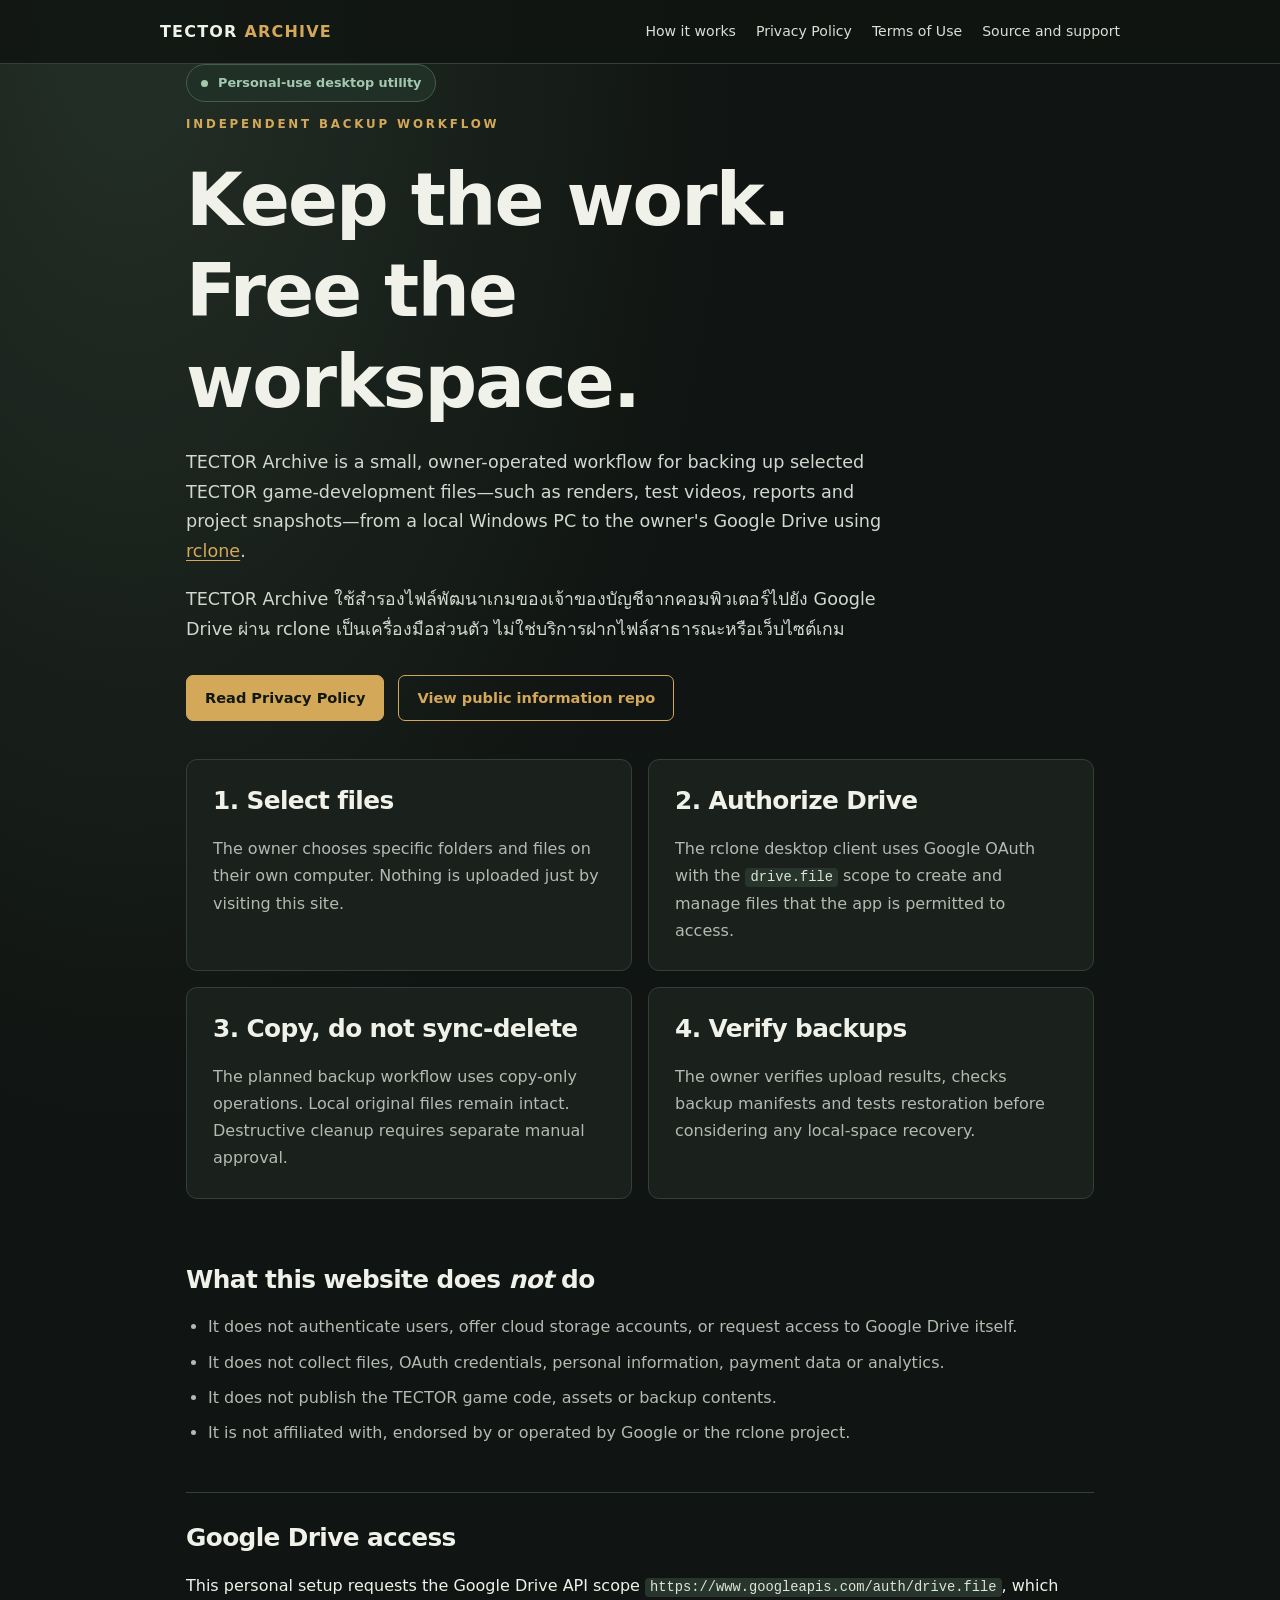
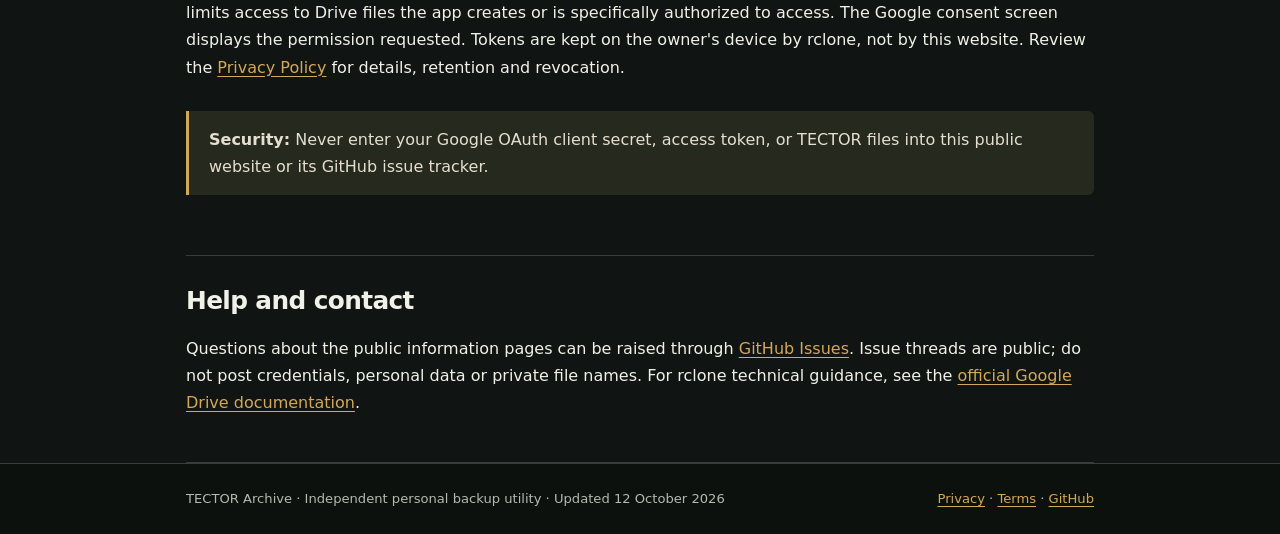
<file: index.html>
<!doctype html>
<html lang="en">
<head>
<meta charset="utf-8">
<meta name="viewport" content="width=device-width,initial-scale=1">
<meta name="description" content="TECTOR Archive is a personal desktop workflow for copying selected game-development files to the owner's Google Drive using rclone.">
<meta name="robots" content="index,follow">
<title>TECTOR Archive — Personal Google Drive Backup</title>
<link rel="canonical" href="https://afreedomlife.github.io/tector-archive/">
<link rel="stylesheet" href="style.css">
</head>
<body>
<header><div class="wrap head-inner"><a class="brand" href="./">TECTOR <span>ARCHIVE</span></a><nav aria-label="Main navigation"><a href="#how-it-works">How it works</a><a href="privacy.html">Privacy Policy</a><a href="terms.html">Terms of Use</a><a href="https://github.com/Afreedomlife/tector-archive" rel="noopener">Source and support</a></nav></div></header>
<main class="wrap">
<section class="intro">
<div class="status">Personal-use desktop utility</div>
<p class="eyebrow">Independent backup workflow</p>
<h1>Keep the work. Free the workspace.</h1>
<p class="lede">TECTOR Archive is a small, owner-operated workflow for backing up selected TECTOR game-development files—such as renders, test videos, reports and project snapshots—from a local Windows PC to the owner's Google Drive using <a href="https://rclone.org/" rel="noopener">rclone</a>.</p>
<p class="lede" lang="th">TECTOR Archive ใช้สำรองไฟล์พัฒนาเกมของเจ้าของบัญชีจากคอมพิวเตอร์ไปยัง Google Drive ผ่าน rclone เป็นเครื่องมือส่วนตัว ไม่ใช่บริการฝากไฟล์สาธารณะหรือเว็บไซต์เกม</p>
<div class="buttons"><a class="btn" href="privacy.html">Read Privacy Policy</a><a class="btn secondary" href="https://github.com/Afreedomlife/tector-archive" rel="noopener">View public information repo</a></div>
</section>
<div class="grid" id="how-it-works">
<div class="card"><h2>1. Select files</h2><p>The owner chooses specific folders and files on their own computer. Nothing is uploaded just by visiting this site.</p></div>
<div class="card"><h2>2. Authorize Drive</h2><p>The rclone desktop client uses Google OAuth with the <code>drive.file</code> scope to create and manage files that the app is permitted to access.</p></div>
<div class="card"><h2>3. Copy, do not sync-delete</h2><p>The planned backup workflow uses copy-only operations. Local original files remain intact. Destructive cleanup requires separate manual approval.</p></div>
<div class="card"><h2>4. Verify backups</h2><p>The owner verifies upload results, checks backup manifests and tests restoration before considering any local-space recovery.</p></div>
</div>
<section class="section">
<h2>What this website does <em>not</em> do</h2>
<ul>
<li>It does not authenticate users, offer cloud storage accounts, or request access to Google Drive itself.</li>
<li>It does not collect files, OAuth credentials, personal information, payment data or analytics.</li>
<li>It does not publish the TECTOR game code, assets or backup contents.</li>
<li>It is not affiliated with, endorsed by or operated by Google or the rclone project.</li>
</ul>
</section>
<section class="section">
<h2>Google Drive access</h2>
<p>This personal setup requests the Google Drive API scope <code>https://www.googleapis.com/auth/drive.file</code>, which limits access to Drive files the app creates or is specifically authorized to access. The Google consent screen displays the permission requested. Tokens are kept on the owner's device by rclone, not by this website. Review the <a href="privacy.html">Privacy Policy</a> for details, retention and revocation.</p>
<p class="note"><strong>Security:</strong> Never enter your Google OAuth client secret, access token, or TECTOR files into this public website or its GitHub issue tracker.</p>
</section>
<section class="section">
<h2>Help and contact</h2>
<p>Questions about the public information pages can be raised through <a href="https://github.com/Afreedomlife/tector-archive/issues" rel="noopener">GitHub Issues</a>. Issue threads are public; do not post credentials, personal data or private file names. For rclone technical guidance, see the <a href="https://rclone.org/drive/" rel="noopener">official Google Drive documentation</a>.</p>
</section>
</main>
<footer><div class="wrap foot"><span>TECTOR Archive · Independent personal backup utility · Updated 12 October 2026</span><span><a href="privacy.html">Privacy</a> · <a href="terms.html">Terms</a> · <a href="https://github.com/Afreedomlife/tector-archive" rel="noopener">GitHub</a></span></div></footer>
</body>
</html>
</file>
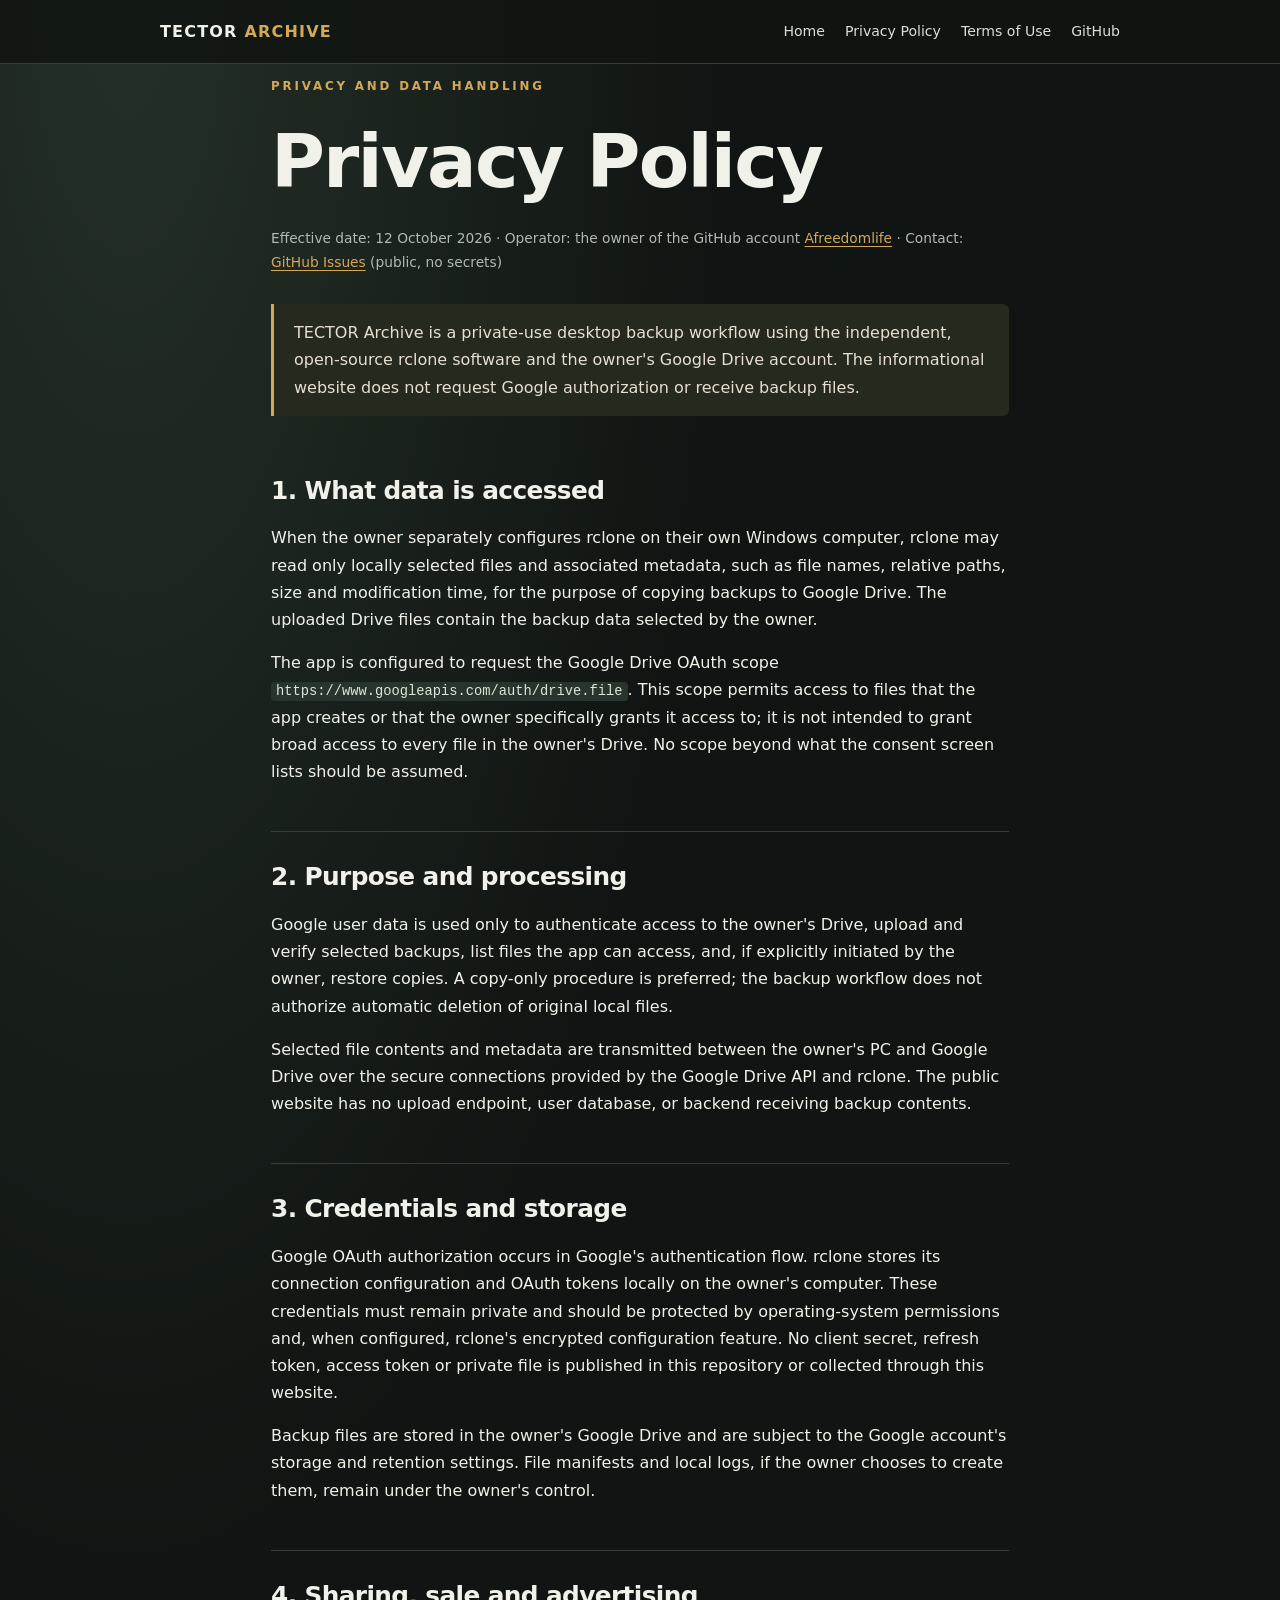
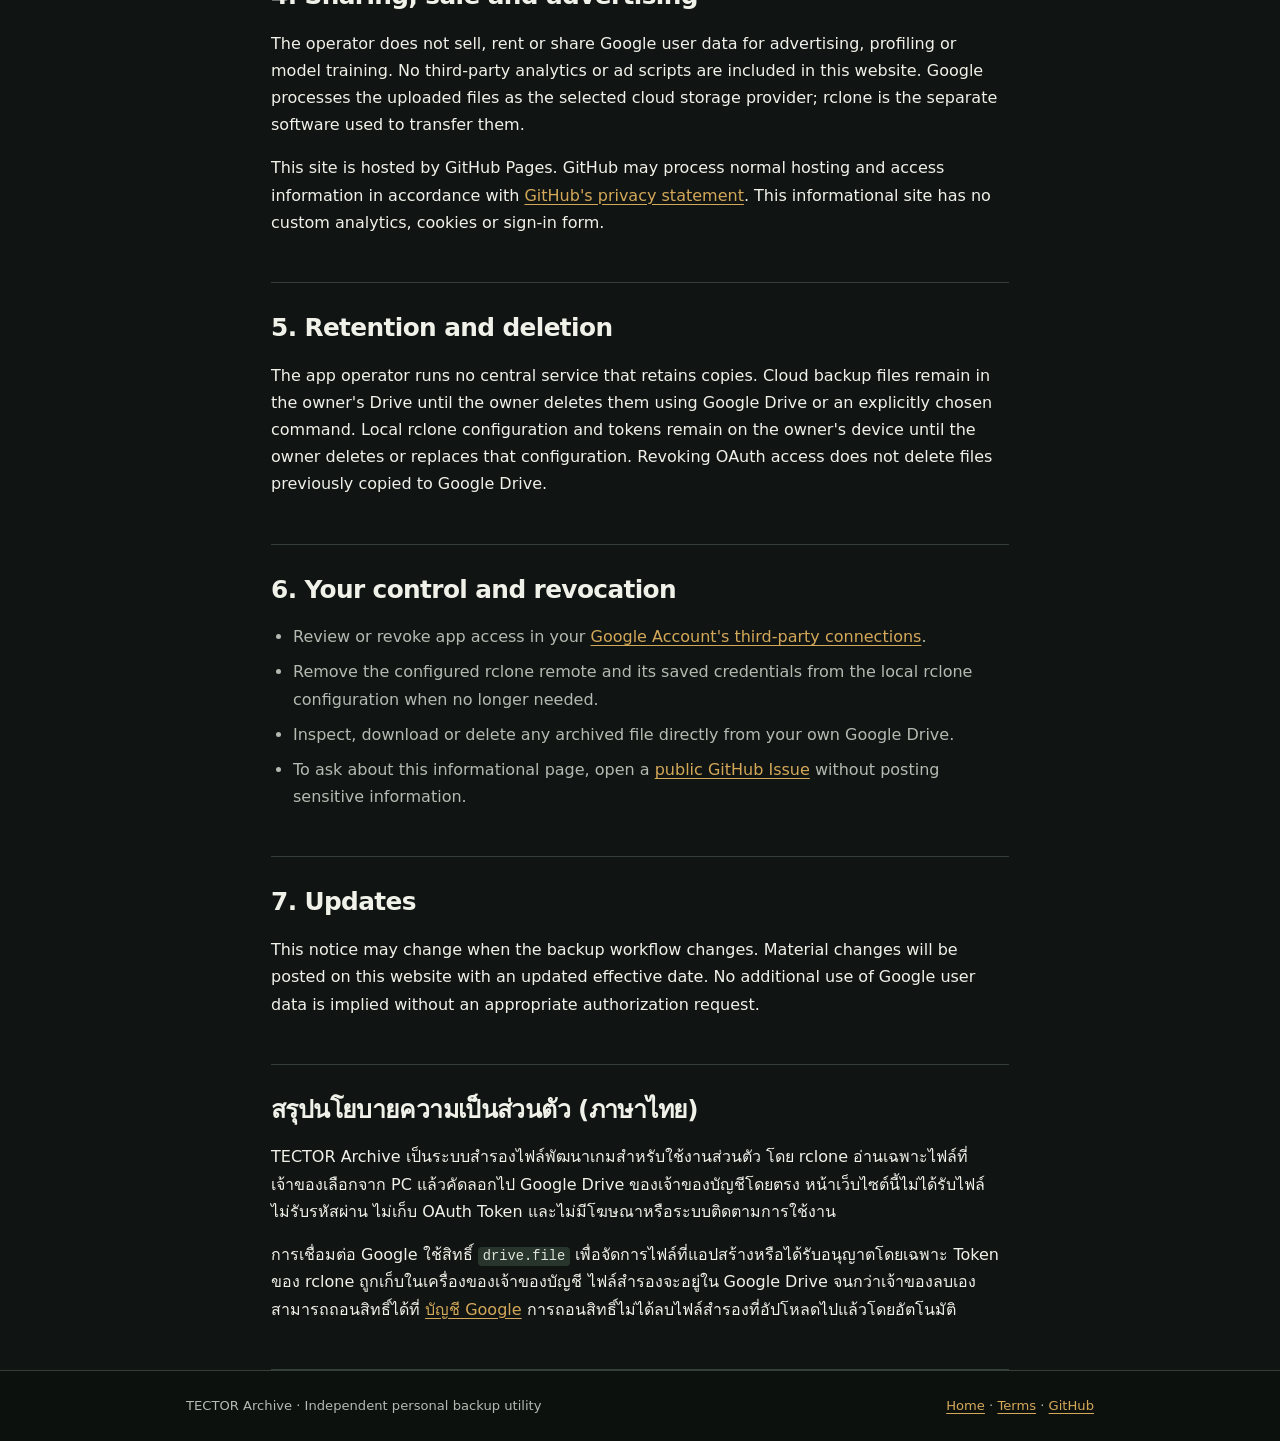
<file: privacy.html>
<!doctype html>
<html lang="en">
<head>
<meta charset="utf-8">
<meta name="viewport" content="width=device-width,initial-scale=1">
<meta name="description" content="Privacy Policy for the TECTOR Archive personal rclone and Google Drive backup workflow.">
<title>Privacy Policy — TECTOR Archive</title>
<link rel="canonical" href="https://afreedomlife.github.io/tector-archive/privacy.html">
<link rel="stylesheet" href="style.css">
</head>
<body>
<header><div class="wrap head-inner"><a class="brand" href="./">TECTOR <span>ARCHIVE</span></a><nav aria-label="Main navigation"><a href="./">Home</a><a href="privacy.html" aria-current="page">Privacy Policy</a><a href="terms.html">Terms of Use</a><a href="https://github.com/Afreedomlife/tector-archive" rel="noopener">GitHub</a></nav></div></header>
<main class="wrap textcol">
<p class="eyebrow">Privacy and data handling</p>
<h1>Privacy Policy</h1>
<p class="small">Effective date: 12 October 2026 · Operator: the owner of the GitHub account <a href="https://github.com/Afreedomlife" rel="noopener">Afreedomlife</a> · Contact: <a href="https://github.com/Afreedomlife/tector-archive/issues" rel="noopener">GitHub Issues</a> (public, no secrets)</p>
<div class="note">TECTOR Archive is a private-use desktop backup workflow using the independent, open-source rclone software and the owner's Google Drive account. The informational website does not request Google authorization or receive backup files.</div>
<section class="section"><h2>1. What data is accessed</h2>
<p>When the owner separately configures rclone on their own Windows computer, rclone may read only locally selected files and associated metadata, such as file names, relative paths, size and modification time, for the purpose of copying backups to Google Drive. The uploaded Drive files contain the backup data selected by the owner.</p>
<p>The app is configured to request the Google Drive OAuth scope <code>https://www.googleapis.com/auth/drive.file</code>. This scope permits access to files that the app creates or that the owner specifically grants it access to; it is not intended to grant broad access to every file in the owner's Drive. No scope beyond what the consent screen lists should be assumed.</p>
</section>
<section class="section"><h2>2. Purpose and processing</h2>
<p>Google user data is used only to authenticate access to the owner's Drive, upload and verify selected backups, list files the app can access, and, if explicitly initiated by the owner, restore copies. A copy-only procedure is preferred; the backup workflow does not authorize automatic deletion of original local files.</p>
<p>Selected file contents and metadata are transmitted between the owner's PC and Google Drive over the secure connections provided by the Google Drive API and rclone. The public website has no upload endpoint, user database, or backend receiving backup contents.</p>
</section>
<section class="section"><h2>3. Credentials and storage</h2>
<p>Google OAuth authorization occurs in Google's authentication flow. rclone stores its connection configuration and OAuth tokens locally on the owner's computer. These credentials must remain private and should be protected by operating-system permissions and, when configured, rclone's encrypted configuration feature. No client secret, refresh token, access token or private file is published in this repository or collected through this website.</p>
<p>Backup files are stored in the owner's Google Drive and are subject to the Google account's storage and retention settings. File manifests and local logs, if the owner chooses to create them, remain under the owner's control.</p>
</section>
<section class="section"><h2>4. Sharing, sale and advertising</h2>
<p>The operator does not sell, rent or share Google user data for advertising, profiling or model training. No third-party analytics or ad scripts are included in this website. Google processes the uploaded files as the selected cloud storage provider; rclone is the separate software used to transfer them.</p>
<p>This site is hosted by GitHub Pages. GitHub may process normal hosting and access information in accordance with <a href="https://docs.github.com/en/site-policy/privacy-policies/github-general-privacy-statement" rel="noopener">GitHub's privacy statement</a>. This informational site has no custom analytics, cookies or sign-in form.</p>
</section>
<section class="section"><h2>5. Retention and deletion</h2>
<p>The app operator runs no central service that retains copies. Cloud backup files remain in the owner's Drive until the owner deletes them using Google Drive or an explicitly chosen command. Local rclone configuration and tokens remain on the owner's device until the owner deletes or replaces that configuration. Revoking OAuth access does not delete files previously copied to Google Drive.</p>
</section>
<section class="section"><h2>6. Your control and revocation</h2>
<ul>
<li>Review or revoke app access in your <a href="https://myaccount.google.com/connections" rel="noopener">Google Account's third-party connections</a>.</li>
<li>Remove the configured rclone remote and its saved credentials from the local rclone configuration when no longer needed.</li>
<li>Inspect, download or delete any archived file directly from your own Google Drive.</li>
<li>To ask about this informational page, open a <a href="https://github.com/Afreedomlife/tector-archive/issues" rel="noopener">public GitHub Issue</a> without posting sensitive information.</li>
</ul>
</section>
<section class="section"><h2>7. Updates</h2>
<p>This notice may change when the backup workflow changes. Material changes will be posted on this website with an updated effective date. No additional use of Google user data is implied without an appropriate authorization request.</p>
</section>
<section class="section" lang="th"><h2>สรุปนโยบายความเป็นส่วนตัว (ภาษาไทย)</h2>
<p>TECTOR Archive เป็นระบบสำรองไฟล์พัฒนาเกมสำหรับใช้งานส่วนตัว โดย rclone อ่านเฉพาะไฟล์ที่เจ้าของเลือกจาก PC แล้วคัดลอกไป Google Drive ของเจ้าของบัญชีโดยตรง หน้าเว็บไซต์นี้ไม่ได้รับไฟล์ ไม่รับรหัสผ่าน ไม่เก็บ OAuth Token และไม่มีโฆษณาหรือระบบติดตามการใช้งาน</p>
<p>การเชื่อมต่อ Google ใช้สิทธิ์ <code>drive.file</code> เพื่อจัดการไฟล์ที่แอปสร้างหรือได้รับอนุญาตโดยเฉพาะ Token ของ rclone ถูกเก็บในเครื่องของเจ้าของบัญชี ไฟล์สำรองจะอยู่ใน Google Drive จนกว่าเจ้าของลบเอง สามารถถอนสิทธิ์ได้ที่ <a href="https://myaccount.google.com/connections" rel="noopener">บัญชี Google</a> การถอนสิทธิ์ไม่ได้ลบไฟล์สำรองที่อัปโหลดไปแล้วโดยอัตโนมัติ</p>
</section>
</main>
<footer><div class="wrap foot"><span>TECTOR Archive · Independent personal backup utility</span><span><a href="./">Home</a> · <a href="terms.html">Terms</a> · <a href="https://github.com/Afreedomlife/tector-archive" rel="noopener">GitHub</a></span></div></footer>
</body>
</html>
</file>
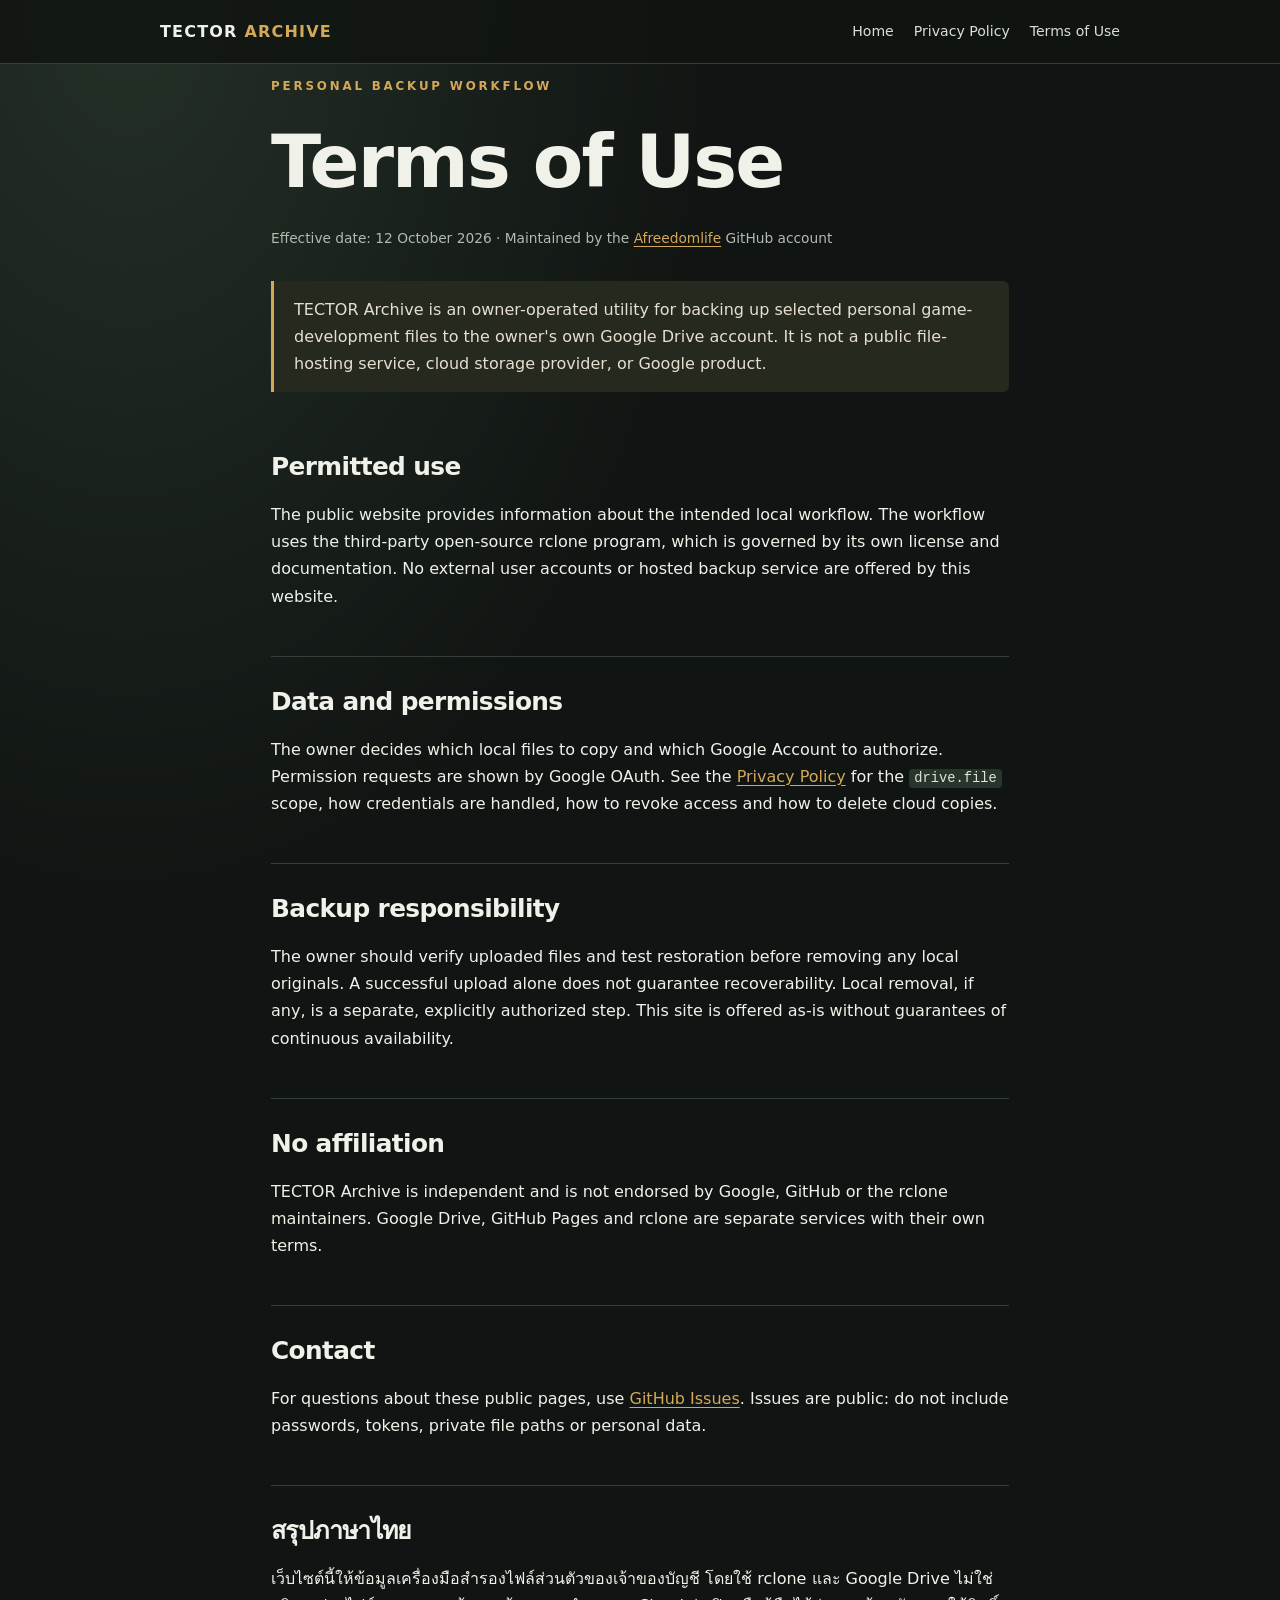
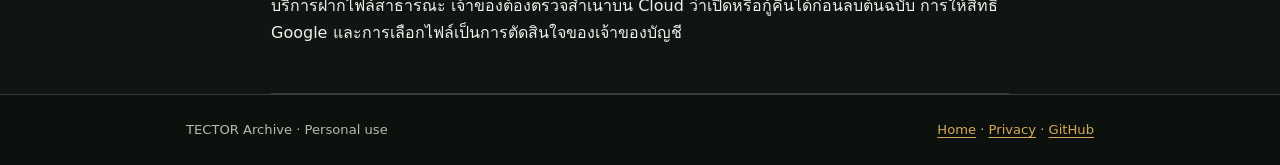
<file: terms.html>
<!doctype html>
<html lang="en">
<head>
<meta charset="utf-8"><meta name="viewport" content="width=device-width,initial-scale=1">
<meta name="description" content="Terms of use for the personal TECTOR Archive information website and desktop backup workflow.">
<title>Terms of Use — TECTOR Archive</title>
<link rel="canonical" href="https://afreedomlife.github.io/tector-archive/terms.html">
<link rel="stylesheet" href="style.css">
</head>
<body>
<header><div class="wrap head-inner"><a class="brand" href="./">TECTOR <span>ARCHIVE</span></a><nav aria-label="Main navigation"><a href="./">Home</a><a href="privacy.html">Privacy Policy</a><a href="terms.html" aria-current="page">Terms of Use</a></nav></div></header>
<main class="wrap textcol">
<p class="eyebrow">Personal backup workflow</p>
<h1>Terms of Use</h1>
<p class="small">Effective date: 12 October 2026 · Maintained by the <a href="https://github.com/Afreedomlife" rel="noopener">Afreedomlife</a> GitHub account</p>
<div class="note">TECTOR Archive is an owner-operated utility for backing up selected personal game-development files to the owner's own Google Drive account. It is not a public file-hosting service, cloud storage provider, or Google product.</div>
<section class="section"><h2>Permitted use</h2>
<p>The public website provides information about the intended local workflow. The workflow uses the third-party open-source rclone program, which is governed by its own license and documentation. No external user accounts or hosted backup service are offered by this website.</p></section>
<section class="section"><h2>Data and permissions</h2>
<p>The owner decides which local files to copy and which Google Account to authorize. Permission requests are shown by Google OAuth. See the <a href="privacy.html">Privacy Policy</a> for the <code>drive.file</code> scope, how credentials are handled, how to revoke access and how to delete cloud copies.</p></section>
<section class="section"><h2>Backup responsibility</h2>
<p>The owner should verify uploaded files and test restoration before removing any local originals. A successful upload alone does not guarantee recoverability. Local removal, if any, is a separate, explicitly authorized step. This site is offered as-is without guarantees of continuous availability.</p></section>
<section class="section"><h2>No affiliation</h2>
<p>TECTOR Archive is independent and is not endorsed by Google, GitHub or the rclone maintainers. Google Drive, GitHub Pages and rclone are separate services with their own terms.</p></section>
<section class="section"><h2>Contact</h2>
<p>For questions about these public pages, use <a href="https://github.com/Afreedomlife/tector-archive/issues" rel="noopener">GitHub Issues</a>. Issues are public: do not include passwords, tokens, private file paths or personal data.</p></section>
<section class="section" lang="th"><h2>สรุปภาษาไทย</h2><p>เว็บไซต์นี้ให้ข้อมูลเครื่องมือสำรองไฟล์ส่วนตัวของเจ้าของบัญชี โดยใช้ rclone และ Google Drive ไม่ใช่บริการฝากไฟล์สาธารณะ เจ้าของต้องตรวจสำเนาบน Cloud ว่าเปิดหรือกู้คืนได้ก่อนลบต้นฉบับ การให้สิทธิ์ Google และการเลือกไฟล์เป็นการตัดสินใจของเจ้าของบัญชี</p></section>
</main>
<footer><div class="wrap foot"><span>TECTOR Archive · Personal use</span><span><a href="./">Home</a> · <a href="privacy.html">Privacy</a> · <a href="https://github.com/Afreedomlife/tector-archive" rel="noopener">GitHub</a></span></div></footer>
</body></html>
</file>
<file: style.css>
:root{color-scheme:dark;--bg:#101412;--panel:#1a201c;--muted:#b3bab1;--text:#f0f1e9;--border:#333f37;--accent:#d4a859;--green:#a4c8af}*{box-sizing:border-box}html{scroll-behavior:smooth}body{margin:0;background:radial-gradient(ellipse at 10% 0%,#243027 0%,transparent 37%),var(--bg);color:var(--text);font:16px/1.7 ui-sans-serif,system-ui,-apple-system,"Segoe UI",sans-serif}a{color:var(--accent);text-underline-offset:3px}a:focus-visible{outline:2px solid var(--accent);outline-offset:4px}header{border-bottom:1px solid var(--border);background:#101511d9}.wrap{max-width:960px;margin:auto;padding:0 26px}.head-inner{display:flex;justify-content:space-between;align-items:center;gap:22px;padding:18px 0}.brand{font-weight:750;letter-spacing:.075em;color:var(--text);text-decoration:none}.brand span{color:var(--accent)}nav{display:flex;flex-wrap:wrap;gap:20px;font-size:.88rem}nav a{text-decoration:none;color:#d9dfd5}nav a:hover{color:var(--accent)}main{padding:66px 0 72px}.eyebrow{text-transform:uppercase;letter-spacing:.24em;font-size:.74rem;font-weight:650;color:var(--accent)}h1,h2,h3{line-height:1.24;letter-spacing:-.025em}h1{font-size:clamp(2.5rem,6.4vw,4.6rem);max-width:15ch;margin:20px 0}h2{font-size:1.55rem;margin:0 0 18px}h3{font-size:1.05rem;margin:0 0 8px}.lede{font-size:1.1rem;max-width:700px;color:#d0d8cf}.intro{margin-bottom:38px}.status{display:inline-flex;align-items:center;gap:10px;color:var(--green);font-weight:620;font-size:.8rem;border:1px solid #455d4c;background:#203027;padding:7px 14px;border-radius:99px}.status:before{content:"";width:7px;height:7px;background:var(--green);border-radius:50%}.buttons{display:flex;flex-wrap:wrap;gap:14px;margin:30px 0}.btn{display:inline-flex;align-items:center;justify-content:center;text-decoration:none;padding:10px 18px;border:1px solid var(--accent);border-radius:7px;color:#111811;background:var(--accent);font-size:.91rem;font-weight:750}.btn.secondary{background:transparent;color:var(--accent)}.grid{display:grid;grid-template-columns:repeat(2,minmax(0,1fr));gap:16px;margin:36px 0}.card{border:1px solid var(--border);background:var(--panel);border-radius:11px;padding:26px}.card p{margin:0;color:var(--muted)}.section{padding:30px 0;border-bottom:1px solid var(--border)}p,li{overflow-wrap:anywhere}code{font-size:.86em;padding:2px 5px;color:#dfe4d8;background:#28352c;border-radius:4px}ul{padding-left:22px;color:var(--muted)}li+li{margin-top:8px}.note{border-left:3px solid var(--accent);padding:15px 20px;background:#26291e;color:#e6dfd0;border-radius:0 6px 6px 0;margin:30px 0}.muted,.small{color:var(--muted)}.small{font-size:.86rem}.textcol{max-width:790px}footer{border-top:1px solid var(--border);background:#0d110e;color:var(--muted);font-size:.82rem;padding:24px 0}footer .foot{display:flex;justify-content:space-between;gap:20px;flex-wrap:wrap}@media(max-width:650px){main{padding-top:38px}.head-inner{align-items:flex-start;flex-direction:column}.grid{grid-template-columns:1fr}.wrap{padding:0 20px}.card{padding:20px}}
</file>
